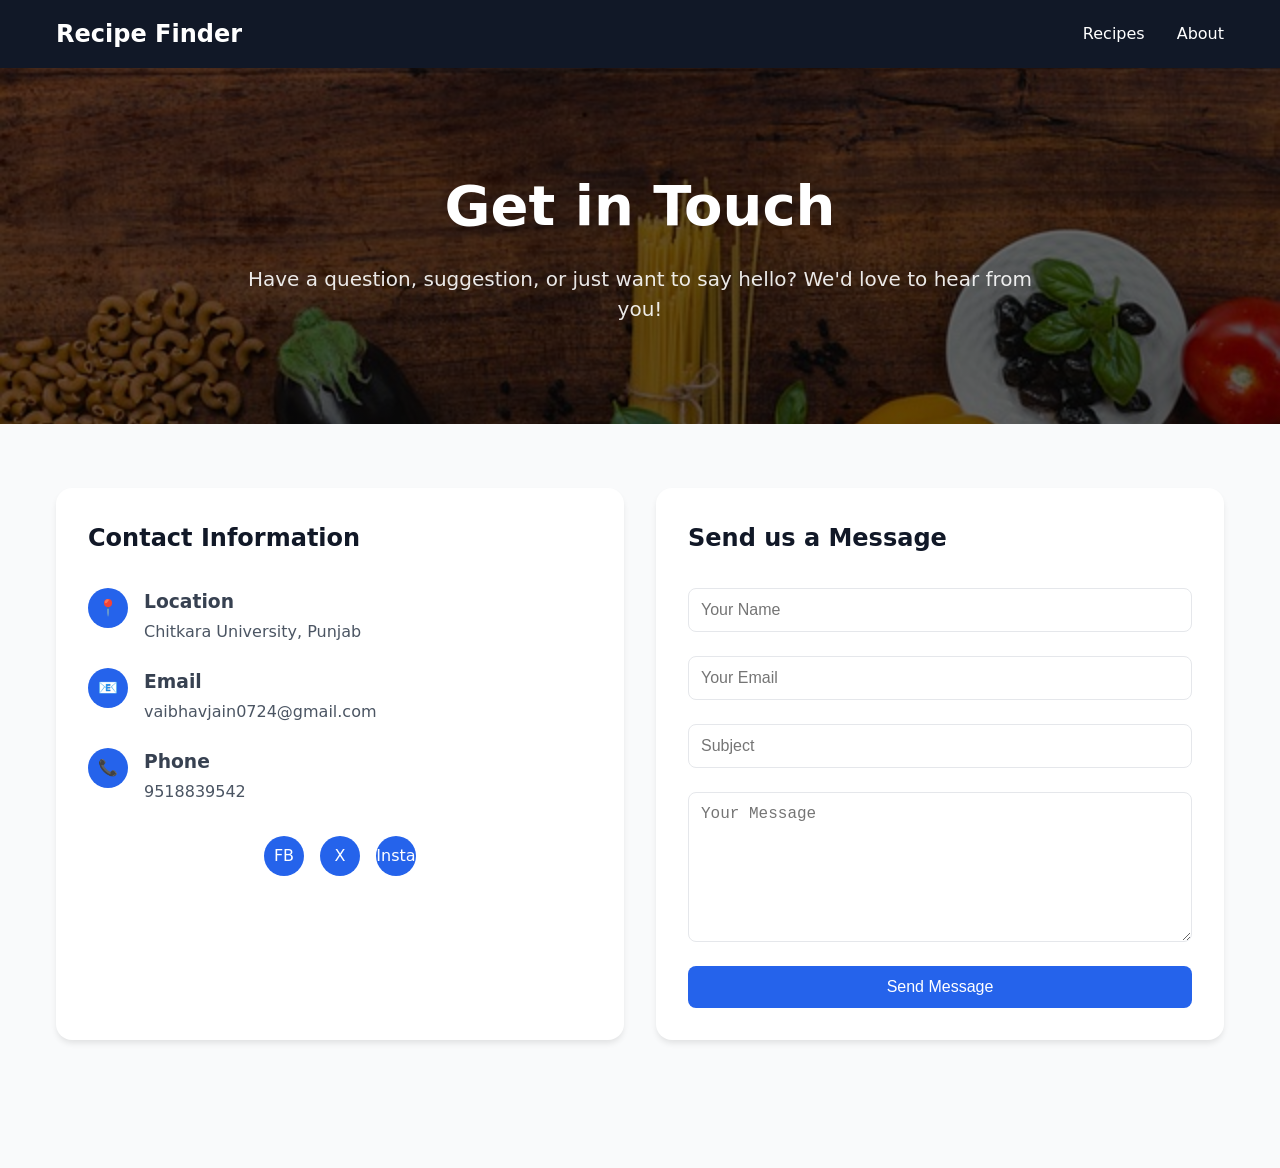
<file: ContactUs.html>
<!DOCTYPE html>
<html lang="en">
<head>
    <meta charset="UTF-8">
    <meta name="viewport" content="width=device-width, initial-scale=1.0">
    <title>Contact Us - Recipe Finder</title>
    <style>
        :root {
            --primary: #2563eb;
            --primary-dark: #1d4ed8;
            --gray-50: #f9fafb;
            --gray-100: #f3f4f6;
            --gray-200: #e5e7eb;
            --gray-600: #4b5563;
            --gray-700: #374151;
            --gray-900: #111827;
        }

        * {
            margin: 0;
            padding: 0;
            box-sizing: border-box;
        }

        body {
            font-family: system-ui, -apple-system, sans-serif;
            line-height: 1.5;
            background-color: var(--gray-50);
            color: var(--gray-900);
        }

        .header {
            background-color: var(--gray-900);
            padding: 1rem 0;
            position: fixed;
            width: 100%;
            top: 0;
            z-index: 100;
        }

        .nav-container {
            max-width: 1200px;
            margin: 0 auto;
            padding: 0 1rem;
            display: flex;
            justify-content: space-between;
            align-items: center;
        }

        .nav-logo {
            color: white;
            text-decoration: none;
            font-size: 1.5rem;
            font-weight: bold;
        }

        .nav-list {
            display: flex;
            gap: 2rem;
            list-style: none;
        }

        .nav-list a {
            color: white;
            text-decoration: none;
            transition: color 0.2s;
        }

        .nav-list a:hover {
            color: var(--primary);
        }

        .hero {
            height: 40vh;
            background: linear-gradient(rgba(0, 0, 0, 0.6), rgba(0, 0, 0, 0.6)), url(images/heo-image.jpg);
            background-size: cover;
            background-position: center;
            display: flex;
            align-items: center;
            justify-content: center;
            text-align: center;
            color: white;
            padding: 2rem;
            margin-top: 4rem;
        }

        .hero-content {
            max-width: 800px;
        }

        .hero h1 {
            font-size: 3.5rem;
            margin-bottom: 1rem;
            font-weight: 800;
        }

        .hero p {
            font-size: 1.25rem;
            opacity: 0.9;
        }

        .container {
            max-width: 1200px;
            margin: 0 auto;
            padding: 4rem 1rem;
        }

        .contact-grid {
            display: grid;
            grid-template-columns: repeat(2, 1fr);
            gap: 2rem;
            margin-bottom: 4rem;
        }

        .contact-card {
            background: white;
            border-radius: 1rem;
            padding: 2rem;
            box-shadow: 0 4px 6px -1px rgba(0, 0, 0, 0.1);
        }

        .card-title {
            font-size: 1.5rem;
            margin-bottom: 2rem;
            color: var(--gray-900);
        }

        .info-list {
            display: grid;
            gap: 1.5rem;
            list-style: none;
        }

        .info-item {
            display: flex;
            gap: 1rem;
            align-items: flex-start;
        }

        .info-icon {
            background: var(--primary);
            color: white;
            width: 2.5rem;
            height: 2.5rem;
            border-radius: 50%;
            display: flex;
            align-items: center;
            justify-content: center;
            flex-shrink: 0;
        }

        .info-content h3 {
            color: var(--gray-700);
            margin-bottom: 0.25rem;
        }

        .info-content p {
            color: var(--gray-600);
        }

        .social-links {
            display: flex;
            gap: 1rem;
            margin-top: 2rem;
            justify-content: center;
        }

        .social-link {
            background: var(--primary);
            color: white;
            width: 2.5rem;
            height: 2.5rem;
            border-radius: 50%;
            display: flex;
            align-items: center;
            justify-content: center;
            text-decoration: none;
            transition: transform 0.2s, background-color 0.2s;
        }

        .social-link:hover {
            transform: translateY(-2px);
            background: var(--primary-dark);
        }

        .contact-form {
            display: grid;
            gap: 1.5rem;
        }

        .form-group {
            display: grid;
            gap: 0.5rem;
        }

        .form-input,
        .form-textarea {
            width: 100%;
            padding: 0.75rem;
            border: 1px solid var(--gray-200);
            border-radius: 0.5rem;
            font-size: 1rem;
            transition: border-color 0.2s, box-shadow 0.2s;
        }

        .form-input:focus,
        .form-textarea:focus {
            outline: none;
            border-color: var(--primary);
            box-shadow: 0 0 0 3px rgba(37, 99, 235, 0.1);
        }

        .form-textarea {
            height: 150px;
            resize: vertical;
        }

        .submit-btn {
            background: var(--primary);
            color: white;
            border: none;
            padding: 0.75rem 1.5rem;
            border-radius: 0.5rem;
            font-size: 1rem;
            cursor: pointer;
            transition: background-color 0.2s;
        }

        .submit-btn:hover {
            background: var(--primary-dark);
        }

        .map-container {
            height: 400px;
            border-radius: 1rem;
            overflow: hidden;
            margin-top: 4rem;
        }

        .success-message {
            display: none;
            background: #dcfce7;
            color: #166534;
            padding: 1rem;
            border-radius: 0.5rem;
            margin-top: 1rem;
        }

        @media (max-width: 768px) {
            .contact-grid {
                grid-template-columns: 1fr;
            }

            .hero h1 {
                font-size: 2.5rem;
            }

            .nav-list {
                display: none;
            }
        }
    </style>
</head>
<body>
    <header class="header">
        <nav class="nav-container">
            <a href="#" class="nav-logo">Recipe Finder</a>
            <ul class="nav-list">
                <li><a href="index.html">Recipes</a></li>
                <li><a href="AboutUs.html">About</a></li>
            </ul>
        </nav>
    </header>

    <section class="hero">
        <div class="hero-content">
            <h1>Get in Touch</h1>
            <p>Have a question, suggestion, or just want to say hello? We'd love to hear from you!</p>
        </div>
    </section>

    <div class="container">
        <div class="contact-grid">
            <div class="contact-card">
                <h2 class="card-title">Contact Information</h2>
                <ul class="info-list">
                    <li class="info-item">
                        <div class="info-icon">📍</div>
                        <div class="info-content">
                            <h3>Location</h3>
                            <p>Chitkara University, Punjab</p>
                        </div>
                    </li>
                    <li class="info-item">
                        <div class="info-icon">📧</div>
                        <div class="info-content">
                            <h3>Email</h3>
                            <p>vaibhavjain0724@gmail.com</p>
                        </div>
                    </li>
                    <li class="info-item">
                        <div class="info-icon">📞</div>
                        <div class="info-content">
                            <h3>Phone</h3>
                            <p>9518839542</p>
                        </div>
                    </li>
                </ul>
                <div class="social-links">
                    <a href="#" class="social-link" aria-label="Facebook">FB</a>
                    <a href="#" class="social-link" aria-label="Twitter">X</a>
                    <a href="https://www.instagram.com/Vansh Pannu" class="social-link" aria-label="Instagram">Insta</a>
                    
                </div>
            </div>

            <div class="contact-card">
                <h2 class="card-title">Send us a Message</h2>
                <form id="contactForm" class="contact-form">
                    <div class="form-group">
                        <input type="text" class="form-input" placeholder="Your Name" required>
                    </div>
                    <div class="form-group">
                        <input type="email" class="form-input" placeholder="Your Email" required>
                    </div>
                    <div class="form-group">
                        <input type="text" class="form-input" placeholder="Subject" required>
                    </div>
                    <div class="form-group">
                        <textarea class="form-textarea" placeholder="Your Message" required></textarea>
                    </div>
                    <button type="submit" class="submit-btn">Send Message</button>
                    <div id="successMessage" class="success-message">
                        Message sent successfully! We'll get back to you soon.
                    </div>
                </form>
            </div>
        </div>
        
    </div>

    <script>
        document.getElementById('contactForm').addEventListener('submit', function(e) {
            e.preventDefault();
            const successMessage = document.getElementById('successMessage');
            successMessage.style.display = 'block';
            this.reset();
            setTimeout(() => {
                successMessage.style.display = 'none';
            }, 5000);
        });
    </script>
</body>
</html>
</file>
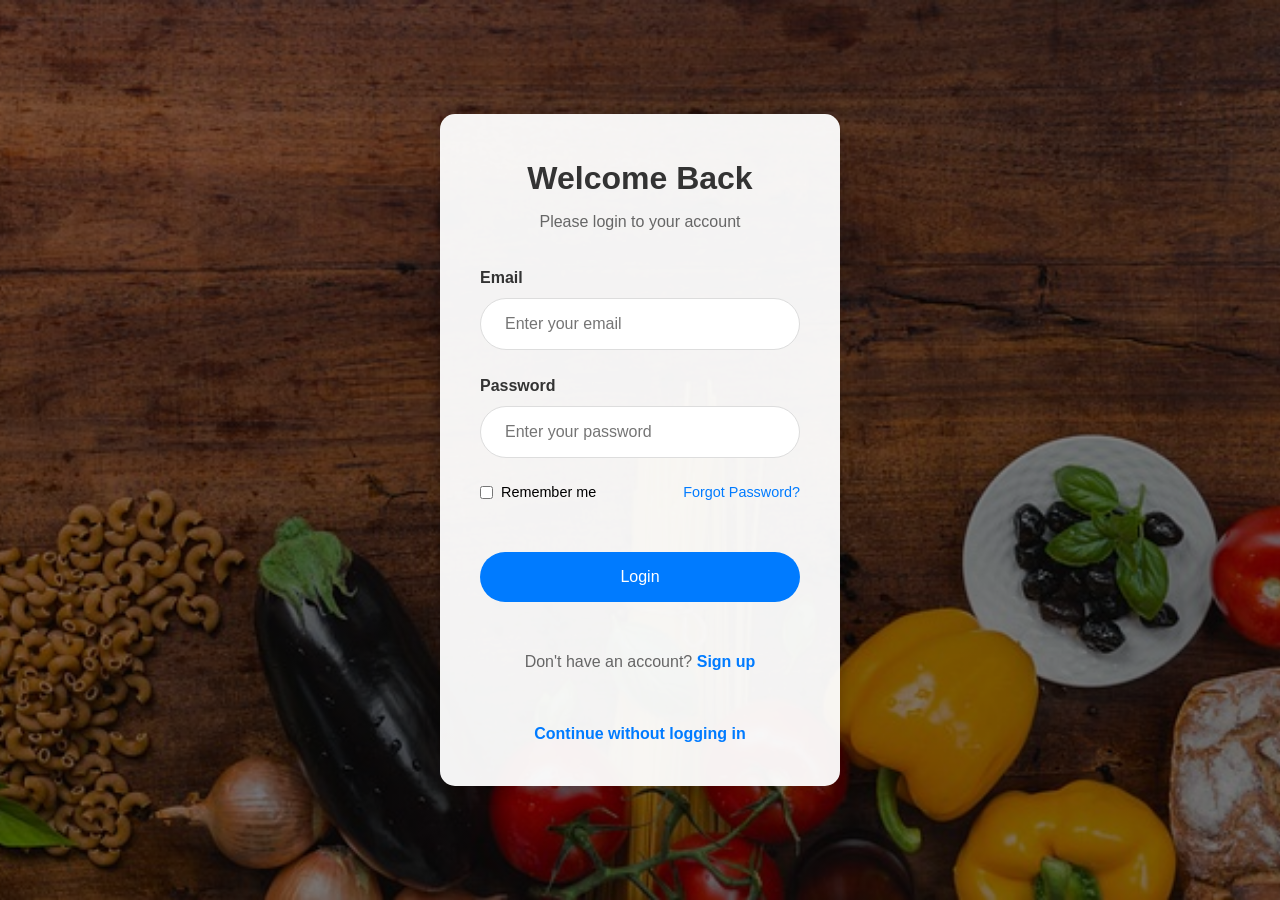
<file: login2.html>
<!DOCTYPE html>
<html lang="en">
<head>
    <meta charset="UTF-8">
    <meta name="viewport" content="width=device-width, initial-scale=1.0">
    <title>Login Page</title>
    <style>
        * {
            margin: 0;
            padding: 0;
            box-sizing: border-box;
        }

        body {
            background-color: #f5f5f5;
            font-family: 'Segoe UI', Tahoma, Geneva, Verdana, sans-serif;
            font-size: 16px;
            line-height: 1.5;
            min-height: 100vh;
            display: flex;
            align-items: center;
            justify-content: center;
            background: linear-gradient(rgba(0, 0, 0, 0.5), rgba(0, 0, 0, 0.5)), url(images/heo-image.jpg);
            background-size: cover;
            background-position: center;
            background-attachment: fixed;
        }

        .login-container {
            background-color: rgba(255, 255, 255, 0.95);
            border-radius: 15px;
            box-shadow: 0 4px 15px rgba(0, 0, 0, 0.2);
            padding: 2.5rem;
            width: 90%;
            max-width: 400px;
            animation: fadeInUp 0.6s ease-out forwards;
        }

        .login-header {
            text-align: center;
            margin-bottom: 2rem;
        }

        .login-header h1 {
            color: #333;
            font-size: 2rem;
            margin-bottom: 0.5rem;
        }

        .login-header p {
            color: #666;
            font-size: 1rem;
        }

        .login-form {
            display: flex;
            flex-direction: column;
            gap: 1.5rem;
        }

        .form-group {
            display: flex;
            flex-direction: column;
            gap: 0.5rem;
        }

        .form-group label {
            color: #333;
            font-weight: 600;
        }

        .form-group input {
            background-color: #fff;
            border: 1px solid #ddd;
            border-radius: 30px;
            font-size: 1rem;
            padding: 1rem 1.5rem;
            width: 100%;
            transition: border-color 0.3s ease, box-shadow 0.3s ease;
        }

        .form-group input:focus {
            outline: none;
            border-color: #007bff;
            box-shadow: 0 0 0 3px rgba(0, 123, 255, 0.1);
        }

        .remember-forgot {
            display: flex;
            justify-content: space-between;
            align-items: center;
            font-size: 0.9rem;
        }

        .remember-me {
            display: flex;
            align-items: center;
            gap: 0.5rem;
        }

        .forgot-password {
            color: #007bff;
            text-decoration: none;
            transition: color 0.3s ease;
        }

        .forgot-password:hover {
            color: #0056b3;
        }

        .login-btn {
            background-color: #007bff;
            border: none;
            border-radius: 30px;
            color: #fff;
            cursor: pointer;
            font-size: 1rem;
            padding: 1rem 2rem;
            transition: all 0.3s ease;
            width: 100%;
        }

        .login-btn:hover {
            background-color: #0056b3;
            transform: translateY(-2px);
        }

        .signup-link {
            text-align: center;
            margin-top: 1.5rem;
            color: #666;
        }

        .signup-link a {
            color: #007bff;
            text-decoration: none;
            font-weight: 600;
            transition: color 0.3s ease;
        }

        .signup-link a:hover {
            color: #0056b3;
        }

        @keyframes fadeInUp {
            from {
                opacity: 0;
                transform: translateY(20px);
            }
            to {
                opacity: 1;
                transform: translateY(0);
            }
        }

        @media (max-width: 768px) {
            .login-container {
                padding: 2rem;
            }
        }
    </style>
</head>
<body>
    <div class="login-container">
        <div class="login-header">
            <h1>Welcome Back</h1>
            <p>Please login to your account</p>
        </div>
        <form class="login-form">
            <div class="form-group">
                <label for="email">Email</label>
                <input type="email" id="email" placeholder="Enter your email" required>
            </div>
            <div class="form-group">
                <label for="password">Password</label>
                <input type="password" id="password" placeholder="Enter your password" required>
            </div>
            <div class="remember-forgot">
                <div class="remember-me">
                    <input type="checkbox" id="remember">
                    <label for="remember">Remember me</label>
                </div>
                <a href="#" class="forgot-password">Forgot Password?</a>
            </div>
            <a href="index.html"></a><button type="submit" class="login-btn">Login</button></a>
            <div class="signup-link">
                Don't have an account? <a href="#">Sign up</a>
            </div>
            <div class="signup-link">
                <a href="index.html">Continue without logging in</a>
            </div>
            
        </form>
    </div>
</body>
</html>
</file>
